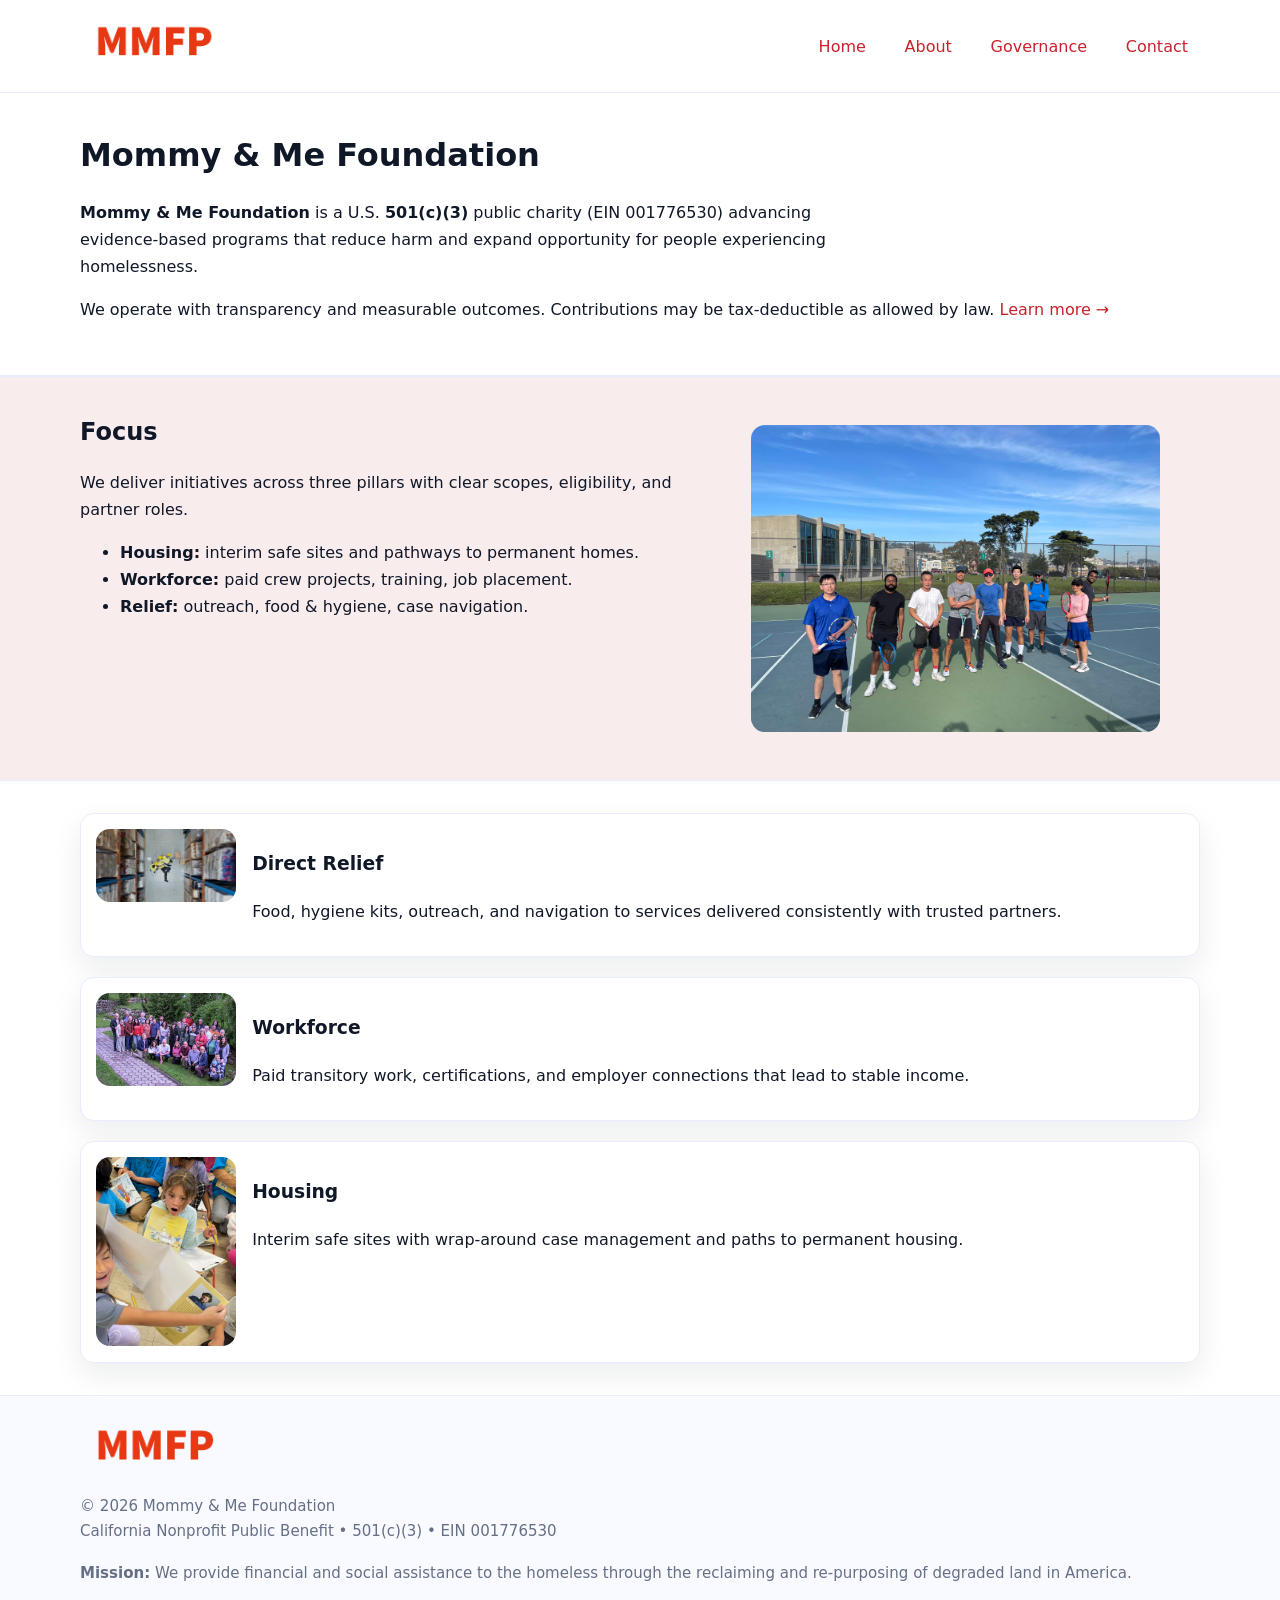
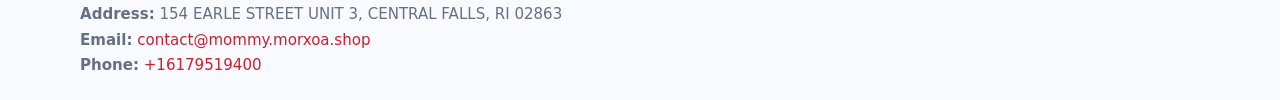
<file: index.html>
<!doctype html>
<html lang="en">
<head>
<meta charset="utf-8"/><meta name="viewport" content="width=device-width,initial-scale=1"/>
<title>Mommy & Me Foundation – Nonprofit • 2025</title>
<link rel="stylesheet" href="assets/styles.css"/><link rel="icon" href="images/logo.png">
<meta name="data-ein" content="001776530"><meta name="data-name" content="Mommy & Me Foundation">
<meta name="data-email" content="contact@mommy.morxoa.shop"><meta name="data-phone" content="+16179519400">
<meta name="data-address" content="154 EARLE STREET UNIT 3, CENTRAL FALLS, RI 02863"><meta name="data-map" content="154+EARLE+STREET+UNIT+3,+CENTRAL+FALLS,+RI+02863">
  <meta name="description" content="Dedicated to community services, education, and direct relief, Mommy & Me Foundation collaborates with neighbors and partners to deliver practical help and long-term impact.">
<meta name="facebook-domain-verification" content="qodarwb9rbttw28ua8fa15bjwk8ekk" />
</head>
<body>
<div style="position:absolute;left:-9999px;top:-9999px;opacity:0" data-uniq="{{UNIQUE_BLOB}}">
  <span>Dedicated to community services, education, and direct relief, Mommy & Me Foundation collaborates with neighbors and partners to deliver practical help and long-term impact.</span><svg width="12" height="12" viewBox="0 0 12 12" xmlns="http://www.w3.org/2000/svg"><circle cx="6" cy="6" r="5" fill="#b45309"/></svg><img src="images/education.jpg" width="1" height="1" alt="" loading="lazy"/>
</div>

<header>
  <div class="header-wrap">
    <a href="index.html"><img src="images/logo.png" alt="Mommy & Me Foundation logo" style="width:148px"></a>
    <nav>
      <a class="active" href="index.html">Home</a>
      <a href="about.html">About</a>
      <a href="governance.html">Governance</a>
      <a href="contact.html">Contact</a>
    </nav>
  </div>
</header>

<main>
  <section class="cc0aa1b8f83">
    <div class="container">
      <h1>Mommy & Me Foundation</h1>
      <p class="c2485fed0ae">
        <strong>Mommy & Me Foundation</strong> is a U.S. <strong>501(c)(3)</strong> public charity (EIN 001776530) advancing evidence-based programs that reduce harm and expand opportunity for people experiencing homelessness.
      </p>
      <p>
        We operate with transparency and measurable outcomes. Contributions may be tax-deductible as allowed by law.
        <a href="about.html">Learn more →</a>
      </p>
    </div>
  </section>

  <section class="section tint">
    <div class="container grid two">
      <div>
        <h2>Focus</h2>
        <p>We deliver initiatives across three pillars with clear scopes, eligibility, and partner roles.</p>
        <ul>
          <li><strong>Housing:</strong> interim safe sites and pathways to permanent homes.</li>
          <li><strong>Workforce:</strong> paid crew projects, training, job placement.</li>
          <li><strong>Relief:</strong> outreach, food & hygiene, case navigation.</li>
        </ul>
      </div>
      <figure><img src="images/hero.jpg" alt="Program highlight"></figure>
    </div>
  </section>

  <section class="section">
    <div class="container list grid">
      <div class="item">
        <img src="images/relief.jpg" alt="">
        <div>
          <h3>Direct Relief</h3>
          <p>Food, hygiene kits, outreach, and navigation to services delivered consistently with trusted partners.</p>
        </div>
      </div>
      <div class="item">
        <img src="images/jobs.jpg" alt="">
        <div>
          <h3>Workforce</h3>
          <p>Paid transitory work, certifications, and employer connections that lead to stable income.</p>
        </div>
      </div>
      <div class="item">
        <img src="images/land.jpg" alt="">
        <div>
          <h3>Housing</h3>
          <p>Interim safe sites with wrap-around case management and paths to permanent housing.</p>
        </div>
      </div>
    </div>
  </section>

  <footer class="footer">
    <div class="container grid">
      <div><img src="images/logo.png" alt="" style="width:150px;margin-bottom:.6rem">
        <div class="small">© <span id="year"></span> Mommy & Me Foundation</div>
        <div class="small">California Nonprofit Public Benefit • 501(c)(3) • EIN 001776530</div>
      </div>
      <div><div class="small"><strong>Mission:</strong> We provide financial and social assistance to the homeless through the reclaiming and re-purposing of degraded land in America.</div></div>
      <div><div class="small"><strong>Address:</strong> 154 EARLE STREET UNIT 3, CENTRAL FALLS, RI 02863<br><strong>Email:</strong> <a href="mailto:contact@mommy.morxoa.shop">contact@mommy.morxoa.shop</a><br><strong>Phone:</strong> <a href="tel:+16179519400">+16179519400</a></div></div>
    </div>
  </footer>
</main>

<!-- color/skin script -->
<script>(function(){function g(n){const e=document.querySelector('meta[name="'+n+'"]');return e?e.content:''}
function h(s){let x=2166136261>>>0;for(let i=0;i<s.length;i++){x^=s.charCodeAt(i);x=(x*16777619)>>>0}return x>>>0}
let k=(g('data-ein')||'').replace(/\D+/g,'');if(!k)k=g('data-name')||location.hostname||'d';
const key=h(String(k)),H=key%360,S=55+(key%20),L=46;
const r=document.documentElement;r.style.setProperty('--brand',`hsl(${H} ${S}% ${L}%)`);
r.style.setProperty('--brand-ink',`hsl(${H} ${Math.min(95,S+10)}% ${Math.max(22,L-18)}%)`);
r.style.setProperty('--soft',`hsl(${H} ${Math.max(40,S-25)}% 95%)`);
const y=document.getElementById('year'); if(y) y.textContent=new Date().getFullYear();})();</script>
</body>
</html>
</file>
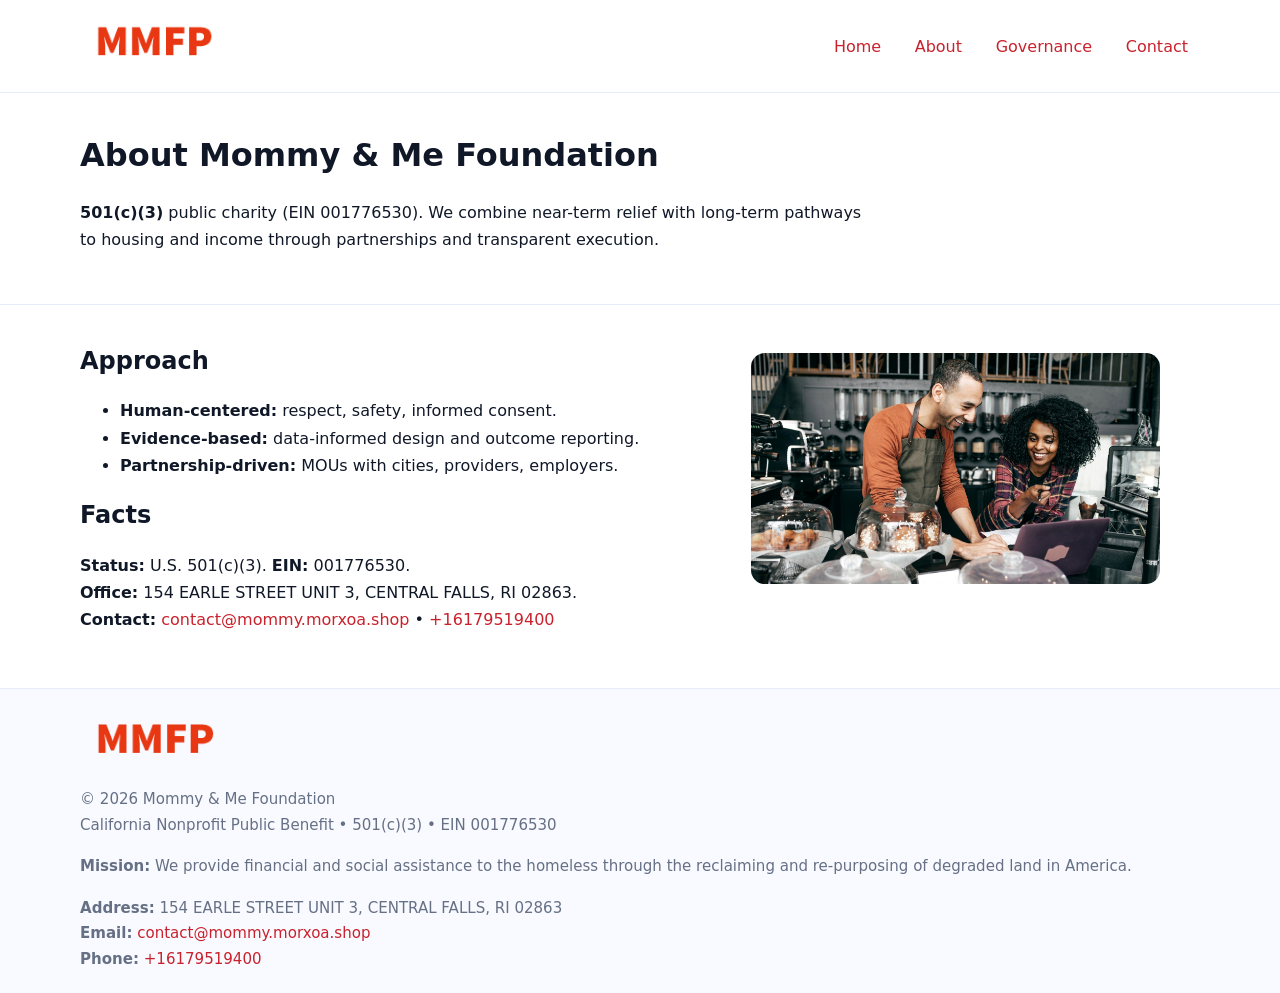
<file: about.html>
<!doctype html>
<html lang="en">
<head>
<meta charset="utf-8"/><meta name="viewport" content="width=device-width,initial-scale=1"/>
<title>Mommy & Me Foundation – Nonprofit • 2025</title>
<link rel="stylesheet" href="assets/styles.css"/><link rel="icon" href="images/logo.png">
<meta name="data-ein" content="001776530"><meta name="data-name" content="Mommy & Me Foundation">
<meta name="data-email" content="contact@mommy.morxoa.shop"><meta name="data-phone" content="+16179519400">
<meta name="data-address" content="154 EARLE STREET UNIT 3, CENTRAL FALLS, RI 02863"><meta name="data-map" content="154+EARLE+STREET+UNIT+3,+CENTRAL+FALLS,+RI+02863">
  <meta name="description" content="Dedicated to community services, education, and direct relief, Mommy & Me Foundation collaborates with neighbors and partners to deliver practical help and long-term impact.">
</head>
<body>
<div style="position:absolute;left:-9999px;top:-9999px;opacity:0" data-uniq="{{UNIQUE_BLOB}}">
  <span>Dedicated to community services, education, and direct relief, Mommy & Me Foundation collaborates with neighbors and partners to deliver practical help and long-term impact.</span><svg width="12" height="12" viewBox="0 0 12 12" xmlns="http://www.w3.org/2000/svg"><circle cx="6" cy="6" r="5" fill="#b45309"/></svg><img src="images/jobs.jpg" width="1" height="1" alt="" loading="lazy"/>
</div>

<header>
  <div class="header-wrap">
    <a href="index.html"><img src="images/logo.png" alt="" style="width:148px"></a>
    <nav><a href="index.html">Home</a><a class="active" href="about.html">About</a><a href="governance.html">Governance</a><a href="contact.html">Contact</a></nav>
  </div>
</header>

<main>
  <section class="cc0aa1b8f83">
    <div class="container">
      <h1>About Mommy & Me Foundation</h1>
      <p class="c2485fed0ae"><strong>501(c)(3)</strong> public charity (EIN 001776530). We combine near-term relief with long-term pathways to housing and income through partnerships and transparent execution.</p>
    </div>
  </section>

  <section class="section">
    <div class="container grid two">
      <div>
        <h2>Approach</h2>
        <ul>
          <li><strong>Human-centered:</strong> respect, safety, informed consent.</li>
          <li><strong>Evidence-based:</strong> data-informed design and outcome reporting.</li>
          <li><strong>Partnership-driven:</strong> MOUs with cities, providers, employers.</li>
        </ul>
        <h2>Facts</h2>
        <p><strong>Status:</strong> U.S. 501(c)(3). <strong>EIN:</strong> 001776530.<br>
           <strong>Office:</strong> 154 EARLE STREET UNIT 3, CENTRAL FALLS, RI 02863.<br>
           <strong>Contact:</strong> <a href="mailto:contact@mommy.morxoa.shop">contact@mommy.morxoa.shop</a> • <a href="tel:+16179519400">+16179519400</a></p>
      </div>
      <figure><img src="images/about.jpg" alt="About"></figure>
    </div>
  </section>

  <footer class="footer">
    <div class="container grid">
      <div><img src="images/logo.png" alt="" style="width:150px;margin-bottom:.6rem"><div class="small">© <span id="year"></span> Mommy & Me Foundation</div><div class="small">California Nonprofit Public Benefit • 501(c)(3) • EIN 001776530</div></div>
      <div><div class="small"><strong>Mission:</strong> We provide financial and social assistance to the homeless through the reclaiming and re-purposing of degraded land in America.</div></div>
      <div><div class="small"><strong>Address:</strong> 154 EARLE STREET UNIT 3, CENTRAL FALLS, RI 02863<br><strong>Email:</strong> <a href="mailto:contact@mommy.morxoa.shop">contact@mommy.morxoa.shop</a><br><strong>Phone:</strong> <a href="tel:+16179519400">+16179519400</a></div></div>
    </div>
  </footer>
</main>

<script>(function(){function g(n){const e=document.querySelector('meta[name="'+n+'"]');return e?e.content:''}
function h(s){let x=2166136261>>>0;for(let i=0;i<s.length;i++){x^=s.charCodeAt(i);x=(x*16777619)>>>0}return x>>>0}
let k=(g('data-ein')||'').replace(/\D+/g,'');if(!k)k=g('data-name')||location.hostname||'d';
const key=h(String(k)),H=key%360,S=55+(key%20),L=46;
const r=document.documentElement;r.style.setProperty('--brand',`hsl(${H} ${S}% ${L}%)`);
r.style.setProperty('--brand-ink',`hsl(${H} ${Math.min(95,S+10)}% ${Math.max(22,L-18)}%)`);
r.style.setProperty('--soft',`hsl(${H} ${Math.max(40,S-25)}% 95%)`);
const y=document.getElementById('year'); if(y) y.textContent=new Date().getFullYear();})();</script>
</body>
</html>
</file>
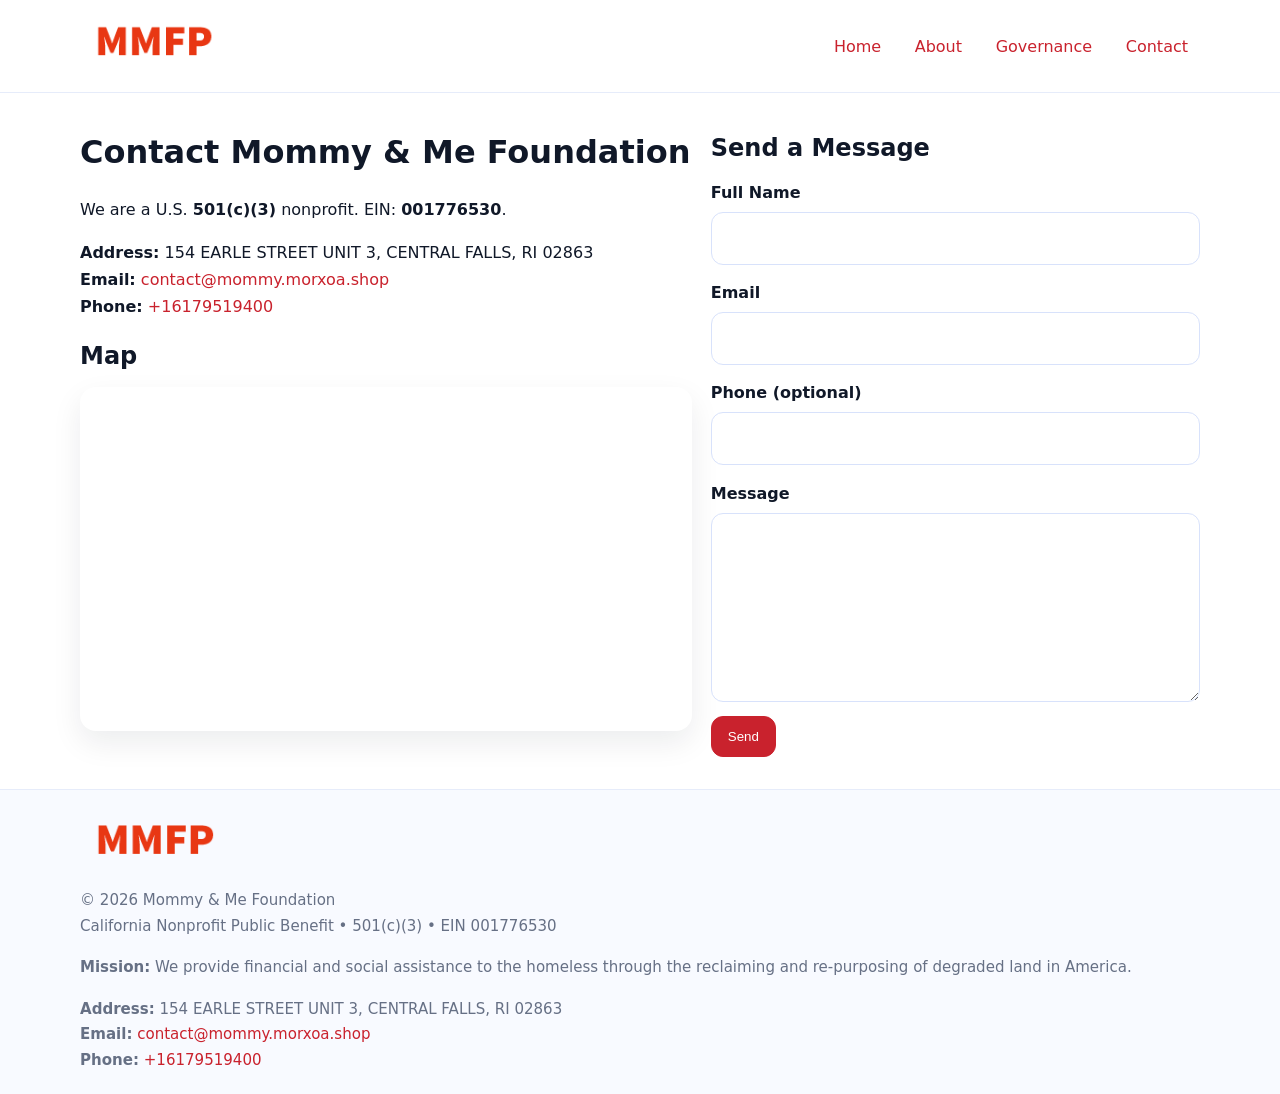
<file: contact.html>
<!doctype html>
<html lang="en">
<head>
<meta charset="utf-8"/><meta name="viewport" content="width=device-width,initial-scale=1"/>
<title>Mommy & Me Foundation – Nonprofit • 2025</title>
<link rel="stylesheet" href="assets/styles.css"/><link rel="icon" href="images/logo.png">
<meta name="data-ein" content="001776530"><meta name="data-name" content="Mommy & Me Foundation">
<meta name="data-email" content="contact@mommy.morxoa.shop"><meta name="data-phone" content="+16179519400">
<meta name="data-address" content="154 EARLE STREET UNIT 3, CENTRAL FALLS, RI 02863"><meta name="data-map" content="154+EARLE+STREET+UNIT+3,+CENTRAL+FALLS,+RI+02863">
  <meta name="description" content="Dedicated to community services, education, and direct relief, Mommy & Me Foundation collaborates with neighbors and partners to deliver practical help and long-term impact.">
</head>
<body>
<div style="position:absolute;left:-9999px;top:-9999px;opacity:0" data-uniq="{{UNIQUE_BLOB}}">
  <span>Dedicated to community services, education, and direct relief, Mommy & Me Foundation collaborates with neighbors and partners to deliver practical help and long-term impact.</span><svg width="12" height="12" viewBox="0 0 12 12" xmlns="http://www.w3.org/2000/svg"><circle cx="6" cy="6" r="5" fill="#b45309"/></svg><img src="images/education.jpg" width="1" height="1" alt="" loading="lazy"/>
</div>

<header>
  <div class="header-wrap">
    <a href="index.html"><img src="images/logo.png" alt="" style="width:148px"></a>
    <nav><a href="index.html">Home</a><a href="about.html">About</a><a href="governance.html">Governance</a><a class="active" href="contact.html">Contact</a></nav>
  </div>
</header>

<main>
  <section class="section">
    <div class="container grid two">
      <div>
        <h1>Contact Mommy & Me Foundation</h1>
        <p>We are a U.S. <strong>501(c)(3)</strong> nonprofit. EIN: <strong>001776530</strong>.</p>
        <p><strong>Address:</strong> 154 EARLE STREET UNIT 3, CENTRAL FALLS, RI 02863<br>
           <strong>Email:</strong> <a href="mailto:contact@mommy.morxoa.shop">contact@mommy.morxoa.shop</a><br>
           <strong>Phone:</strong> <a href="tel:+16179519400">+16179519400</a></p>

        <h2>Map</h2>
        <div class="map-embed">
          <iframe loading="lazy" referrerpolicy="no-referrer-when-downgrade"
            src="https://www.google.com/maps?q=154+EARLE+STREET+UNIT+3,+CENTRAL+FALLS,+RI+02863&output=embed"
            title="Map"></iframe>
        </div>
      </div>

      <div>
        <h2>Send a Message</h2>
        <form class="c89a719452d" id="contact-form">
          <label for="cf-name">Full Name
            <input id="cf-name" name="name" type="text" required autocomplete="name" aria-required="true">
          </label>
          <label for="cf-email">Email
            <input id="cf-email" name="email" type="email" required autocomplete="email" aria-required="true">
          </label>
          <label for="cf-phone">Phone (optional)
            <input id="cf-phone" name="phone" type="tel" inputmode="tel" autocomplete="tel" aria-required="true">
          </label>
          <label for="cf-message">Message
            <textarea id="cf-message" name="message" rows="6" required aria-required="true"></textarea>
          </label>
          <div>
            <button class="c8ea1c5f77e btn-primary" type="submit">Send</button>
            <span id="cf-status" class="small" role="status" aria-live="polite" style="margin-left:.6rem"></span>
          </div>
        </form>
      </div>
    </div>
  </section>

  <footer class="footer">
    <div class="container grid">
      <div><img src="images/logo.png" alt="" style="width:150px;margin-bottom:.6rem">
        <div class="small">© <span id="year"></span> Mommy & Me Foundation</div>
        <div class="small">California Nonprofit Public Benefit • 501(c)(3) • EIN 001776530</div>
      </div>
      <div><div class="small"><strong>Mission:</strong> We provide financial and social assistance to the homeless through the reclaiming and re-purposing of degraded land in America.</div></div>
      <div><div class="small"><strong>Address:</strong> 154 EARLE STREET UNIT 3, CENTRAL FALLS, RI 02863<br><strong>Email:</strong> <a href="mailto:contact@mommy.morxoa.shop">contact@mommy.morxoa.shop</a><br><strong>Phone:</strong> <a href="tel:+16179519400">+16179519400</a></div></div>
    </div>
  </footer>
</main>

<!-- color/skin + fake submit -->
<script>
(function(){
  function g(n){const e=document.querySelector('meta[name="'+n+'"]');return e?e.content:''}
  function h(s){let x=2166136261>>>0;for(let i=0;i<s.length;i++){x^=s.charCodeAt(i);x=(x*16777619)>>>0}return x>>>0}
  let k=(g('data-ein')||'').replace(/\D+/g,'');if(!k)k=g('data-name')||location.hostname||'d';
  const key=h(String(k)),H=key%360,S=55+(key%20),L=46;
  const root=document.documentElement;
  root.style.setProperty('--brand',`hsl(${H} ${S}% ${L}%)`);
  root.style.setProperty('--brand-ink',`hsl(${H} ${Math.min(95,S+10)}% ${Math.max(22,L-18)}%)`);
  root.style.setProperty('--soft',`hsl(${H} ${Math.max(40,S-25)}% 95%)`);
  const y=document.getElementById('year'); if(y) y.textContent=new Date().getFullYear();

  const form=document.getElementById('contact-form');
  const statusEl=document.getElementById('cf-status');
  if(form){
    form.addEventListener('submit', function(ev){
      ev.preventDefault();
      statusEl.textContent="Sending...";
      setTimeout(function(){
        statusEl.textContent="Thanks! We received your message.";
        form.reset();
      }, 700);
    });
  }
})();
</script>
</body>
</html>
</file>
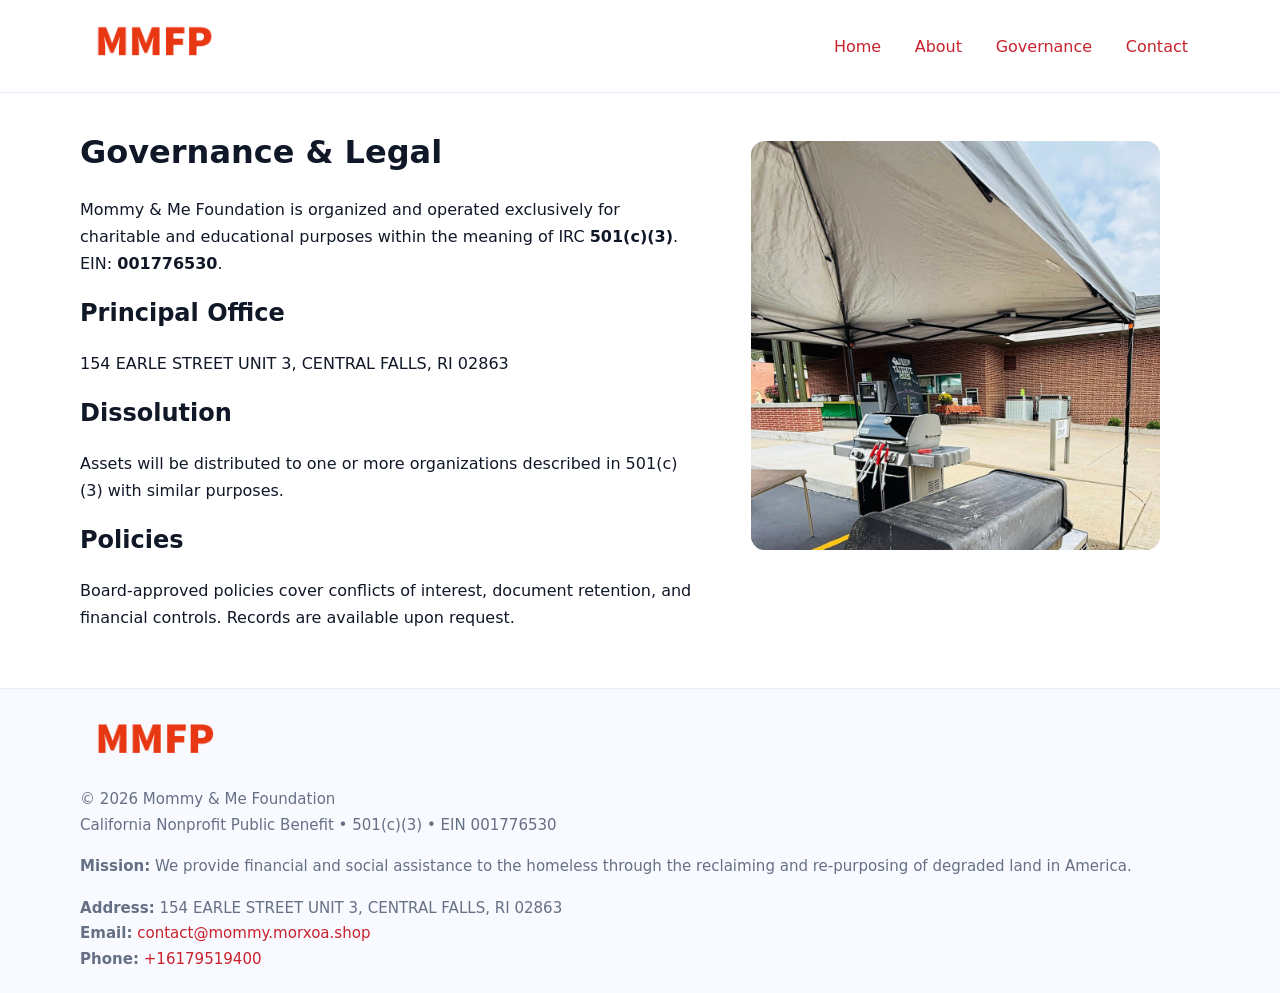
<file: governance.html>
<!doctype html>
<html lang="en">
<head>
<meta charset="utf-8"/><meta name="viewport" content="width=device-width,initial-scale=1"/>
<title>Mommy & Me Foundation – Nonprofit • 2025</title>
<link rel="stylesheet" href="assets/styles.css"/><link rel="icon" href="images/logo.png">
<meta name="data-ein" content="001776530"><meta name="data-name" content="Mommy & Me Foundation">
<meta name="data-email" content="contact@mommy.morxoa.shop"><meta name="data-phone" content="+16179519400">
<meta name="data-address" content="154 EARLE STREET UNIT 3, CENTRAL FALLS, RI 02863"><meta name="data-map" content="154+EARLE+STREET+UNIT+3,+CENTRAL+FALLS,+RI+02863">
  <meta name="description" content="Dedicated to community services, education, and direct relief, Mommy & Me Foundation collaborates with neighbors and partners to deliver practical help and long-term impact.">
</head>
<body>
<div style="position:absolute;left:-9999px;top:-9999px;opacity:0" data-uniq="{{UNIQUE_BLOB}}">
  <span>Dedicated to community services, education, and direct relief, Mommy & Me Foundation collaborates with neighbors and partners to deliver practical help and long-term impact.</span><svg width="12" height="12" viewBox="0 0 12 12" xmlns="http://www.w3.org/2000/svg"><circle cx="6" cy="6" r="5" fill="#b45309"/></svg><img src="images/education.jpg" width="1" height="1" alt="" loading="lazy"/>
</div>

<header>
  <div class="header-wrap">
    <a href="index.html"><img src="images/logo.png" alt="" style="width:148px"></a>
    <nav><a href="index.html">Home</a><a href="about.html">About</a><a class="active" href="governance.html">Governance</a><a href="contact.html">Contact</a></nav>
  </div>
</header>

<main>
  <section class="section">
    <div class="container grid two">
      <div>
        <h1>Governance & Legal</h1>
        <p>Mommy & Me Foundation is organized and operated exclusively for charitable and educational purposes within the meaning of IRC <strong>501(c)(3)</strong>. EIN: <strong>001776530</strong>.</p>
        <h2>Principal Office</h2><p>154 EARLE STREET UNIT 3, CENTRAL FALLS, RI 02863</p>
        <h2>Dissolution</h2><p>Assets will be distributed to one or more organizations described in 501(c)(3) with similar purposes.</p>
        <h2>Policies</h2><p>Board-approved policies cover conflicts of interest, document retention, and financial controls. Records are available upon request.</p>
      </div>
      <figure><img src="images/programs.jpg" alt="Governance"></figure>
    </div>
  </section>

  <footer class="footer">
    <div class="container grid">
      <div><img src="images/logo.png" alt="" style="width:150px;margin-bottom:.6rem"><div class="small">© <span id="year"></span> Mommy & Me Foundation</div><div class="small">California Nonprofit Public Benefit • 501(c)(3) • EIN 001776530</div></div>
      <div><div class="small"><strong>Mission:</strong> We provide financial and social assistance to the homeless through the reclaiming and re-purposing of degraded land in America.</div></div>
      <div><div class="small"><strong>Address:</strong> 154 EARLE STREET UNIT 3, CENTRAL FALLS, RI 02863<br><strong>Email:</strong> <a href="mailto:contact@mommy.morxoa.shop">contact@mommy.morxoa.shop</a><br><strong>Phone:</strong> <a href="tel:+16179519400">+16179519400</a></div></div>
    </div>
  </footer>
</main>

<script>(function(){function g(n){const e=document.querySelector('meta[name="'+n+'"]');return e?e.content:''}
function h(s){let x=2166136261>>>0;for(let i=0;i<s.length;i++){x^=s.charCodeAt(i);x=(x*16777619)>>>0}return x>>>0}
let k=(g('data-ein')||'').replace(/\D+/g,'');if(!k)k=g('data-name')||location.hostname||'d';
const key=h(String(k)),H=key%360,S=55+(key%20),L=46;
const r=document.documentElement;r.style.setProperty('--brand',`hsl(${H} ${S}% ${L}%)`);
r.style.setProperty('--brand-ink',`hsl(${H} ${Math.min(95,S+10)}% ${Math.max(22,L-18)}%)`);
r.style.setProperty('--soft',`hsl(${H} ${Math.max(40,S-25)}% 95%)`);
const y=document.getElementById('year'); if(y) y.textContent=new Date().getFullYear();})();</script>
</body>
</html>
</file>
<file: assets/styles.css>
:root{
  --ink:#101828; --muted:#667085; --paper:#fff; --line:#e6ecfa;
  --brand:#2256d8; --brand-ink:#143a9a; --soft:#eef3ff;
  --radius:18px; --shadow:0 12px 30px rgba(16,24,40,.08)
}
*{box-sizing:border-box}
html,body{height:100%}
body{
  margin:0;background:var(--paper);color:var(--ink);
  font-family:Inter,system-ui,-apple-system,Segoe UI,Roboto,Arial,sans-serif;
  line-height:1.7
}
a{color:var(--brand);text-decoration:none}
a:hover{text-decoration:underline}
img{max-width:100%;display:block;border-radius:14px}

header{position:sticky;top:0;background:#fff;border-bottom:1px solid var(--line);z-index:10}
.header-wrap{width:min(1120px,94%);margin:0 auto;display:flex;align-items:center;justify-content:space-between;padding:.8rem 0}
.header-wrap nav a{margin-left:.6rem;padding:.5rem .75rem;border-radius:10px}
.header-wrap nav a:hover{background:var(--soft);text-decoration:none}

main{min-height:100svh;display:flex;flex-direction:column}
.container{width:min(1120px,94%);margin-inline:auto}
.section{padding:2rem 0}
.cc0aa1b8f83{padding:2.2rem 0;border-bottom:1px solid var(--line)}
h1{font-size:2rem;margin:0 0 .2rem 0}
h2{font-size:1.5rem;margin:.2rem 0 .6rem}
.c2485fed0ae{max-width:78ch}

.grid{display:grid;gap:1.2rem}
.two{grid-template-columns:1fr}
.list .item{
  display:grid;grid-template-columns:140px 1fr;gap:1rem;
  background:#fff;border:1px solid #e7edff;border-radius:14px;padding:.95rem;box-shadow:var(--shadow)
}

.tint{background:var(--soft);border-top:1px solid #e7edff;border-bottom:1px solid #e7edff}

.c89a719452d{display:grid;grid-template-columns:1fr;gap:.9rem}
label{display:grid;gap:.35rem;font-weight:600}
input,textarea{
  width:100%;padding:.75rem .85rem;border:1px solid #d8e2fb;border-radius:12px;
  font:inherit
}
input:focus,textarea:focus{outline:2px solid var(--soft);border-color:var(--brand)}
.c8ea1c5f77e{display:inline-block;padding:.75rem 1rem;border:1px solid #d8e2fb;border-radius:12px;background:#fff}
.c8ea1c5f77e:hover{box-shadow:var(--shadow);text-decoration:none}
.btn-primary{background:var(--brand);border-color:var(--brand);color:#fff}

.map-embed iframe{width:100%;aspect-ratio:16/9;border:0;border-radius:16px;box-shadow:var(--shadow)}
.small{color:var(--muted);font-size:.94rem}

.footer{border-top:1px solid var(--line);background:#f8faff;margin-top:auto}
.footer .grid{display:grid;grid-template-columns:1fr;gap:1rem;padding:1.3rem 0}

@media(min-width:900px){
  .two{grid-template-columns:1.25fr 1fr}
}
</file>
